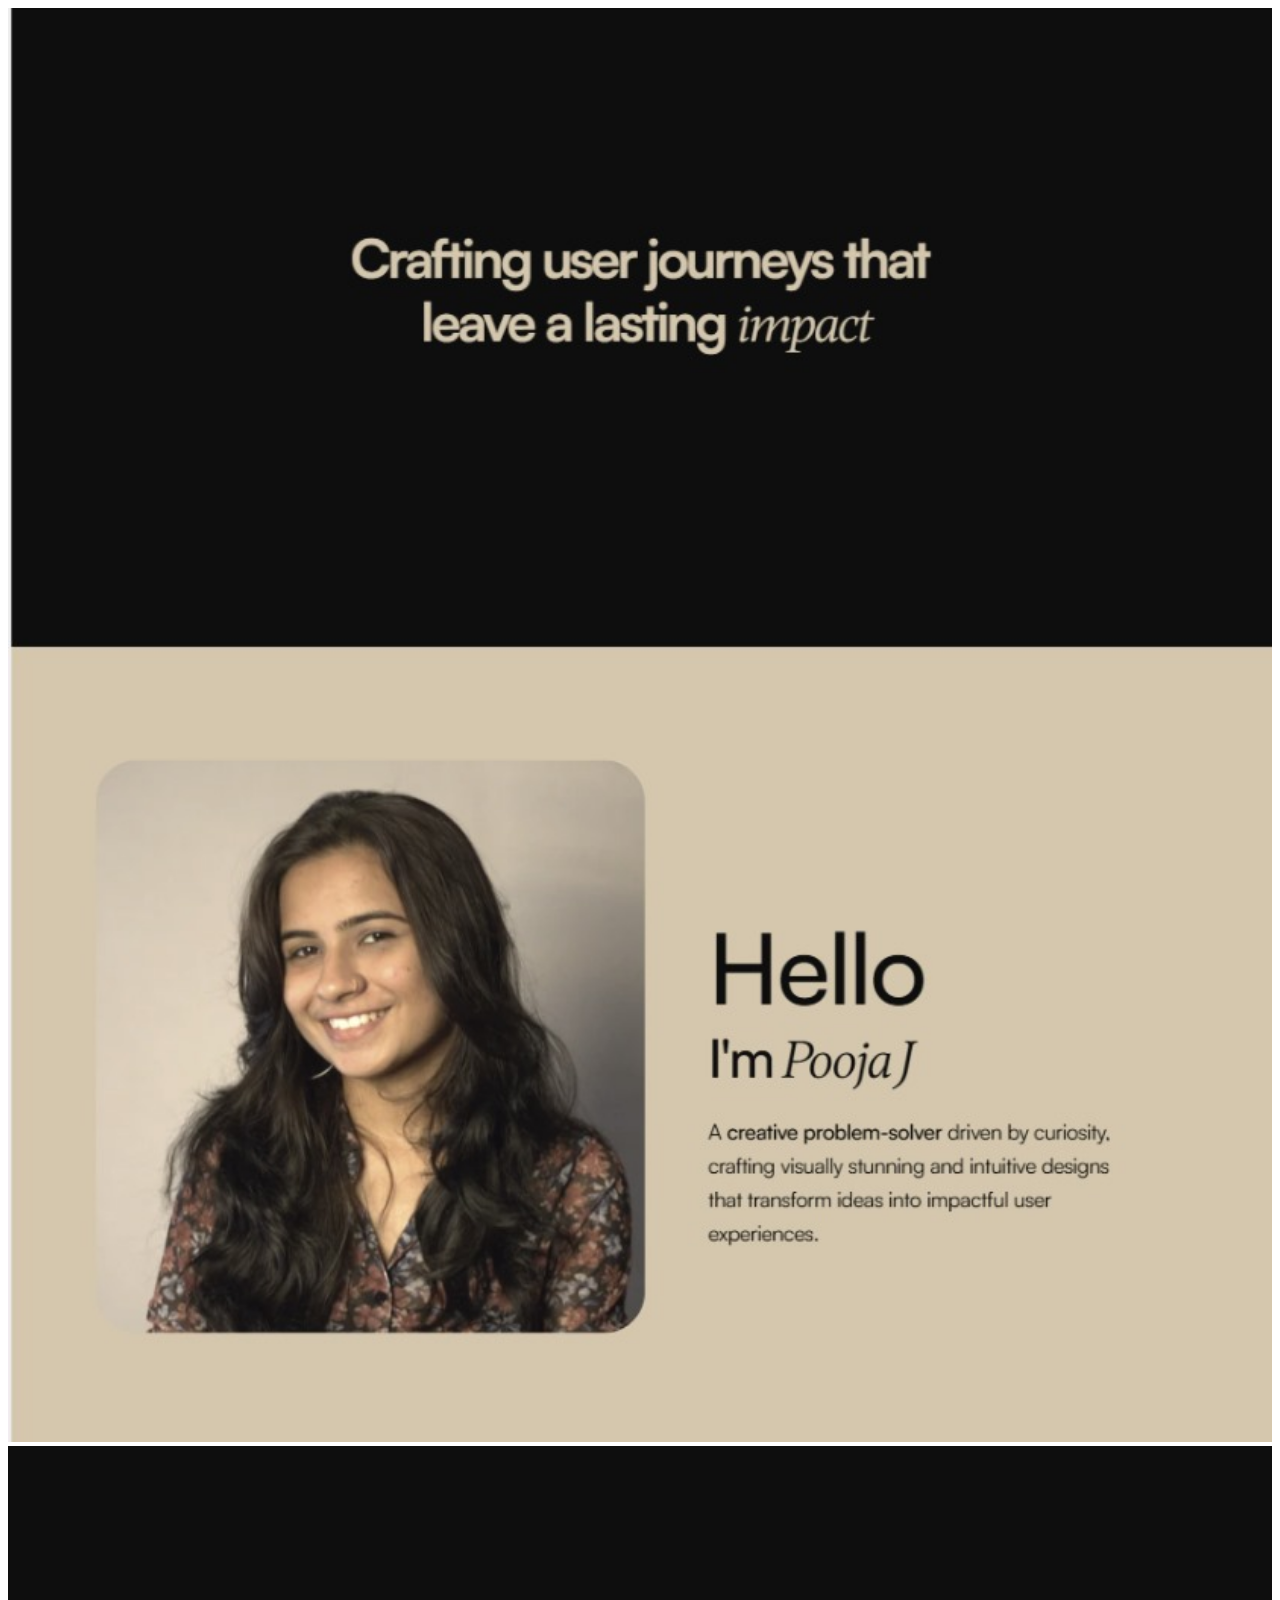
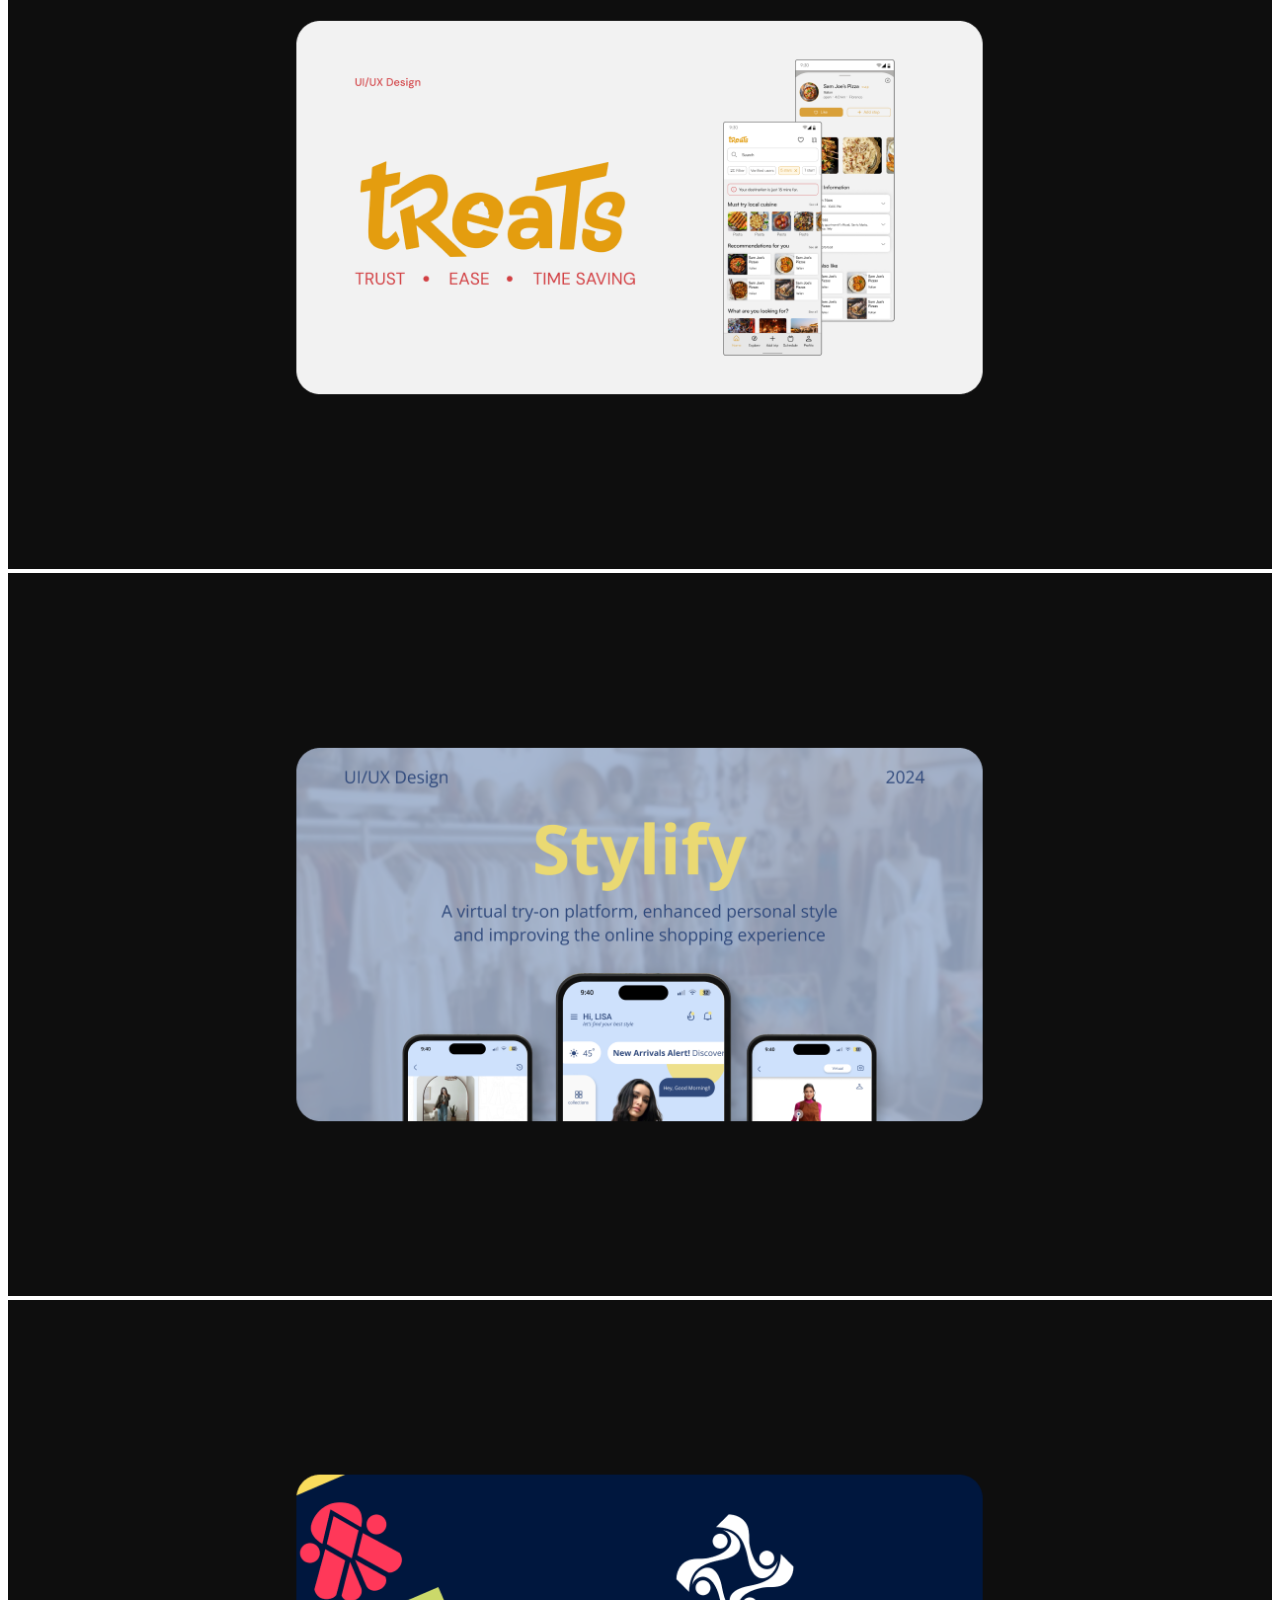
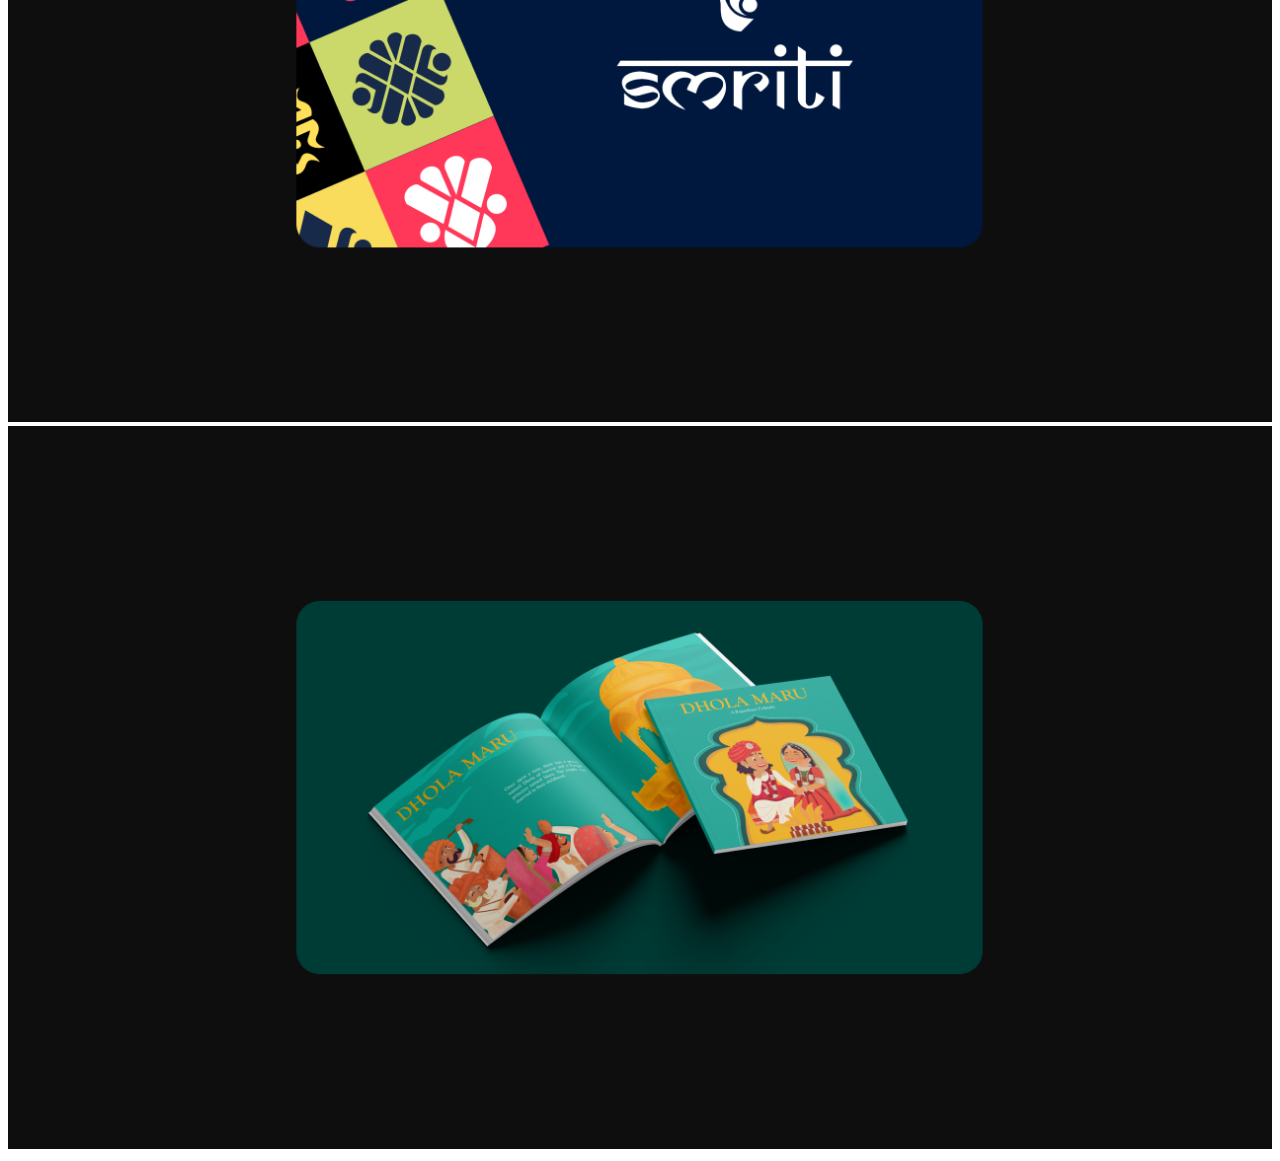
<file: index.html>
<!DOCTYPE html>
<html lang="en">
  <head>
    <meta charset="UTF-8" />
    <meta name="viewport" content="width=device-width, initial-scale=1.0" />
    <title>Pooja's Portfolio</title>
  </head>
  <body>
    <img src="Intro.jpg" alt="" width="100%" />
    <a href="first.html" target="_blank">
      <img src="1.png" alt="" width="100%" />
    </a>
    <a href="second.html" target="_blank">
      <img src="2.png" alt="" width="100%" />
    </a>
    <a href="third.html" target="_blank">
      <img src="3.png" alt="" width="100%" />
    </a>
    <a href="forth.html" target="_blank">
      <img src="4.png" alt="" width="100%" />
    </a>
  </body>
</html>
</file>
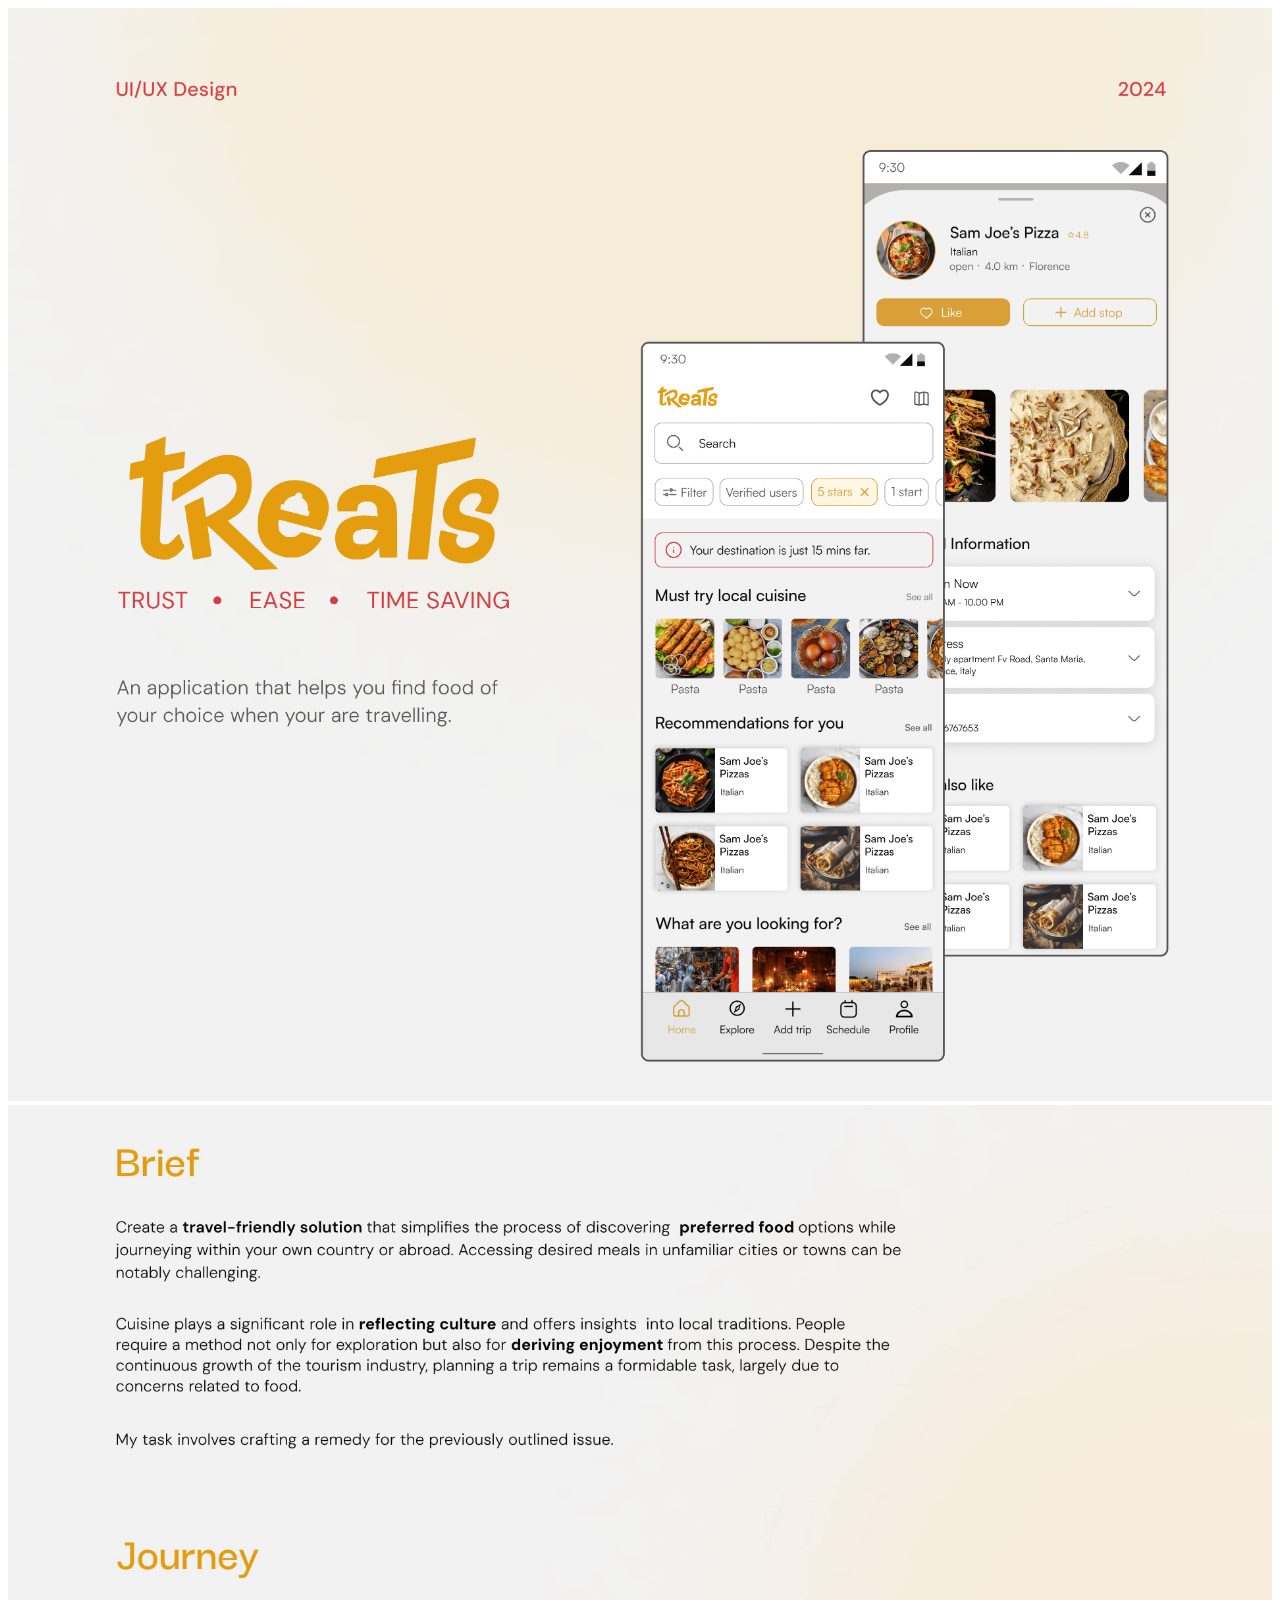
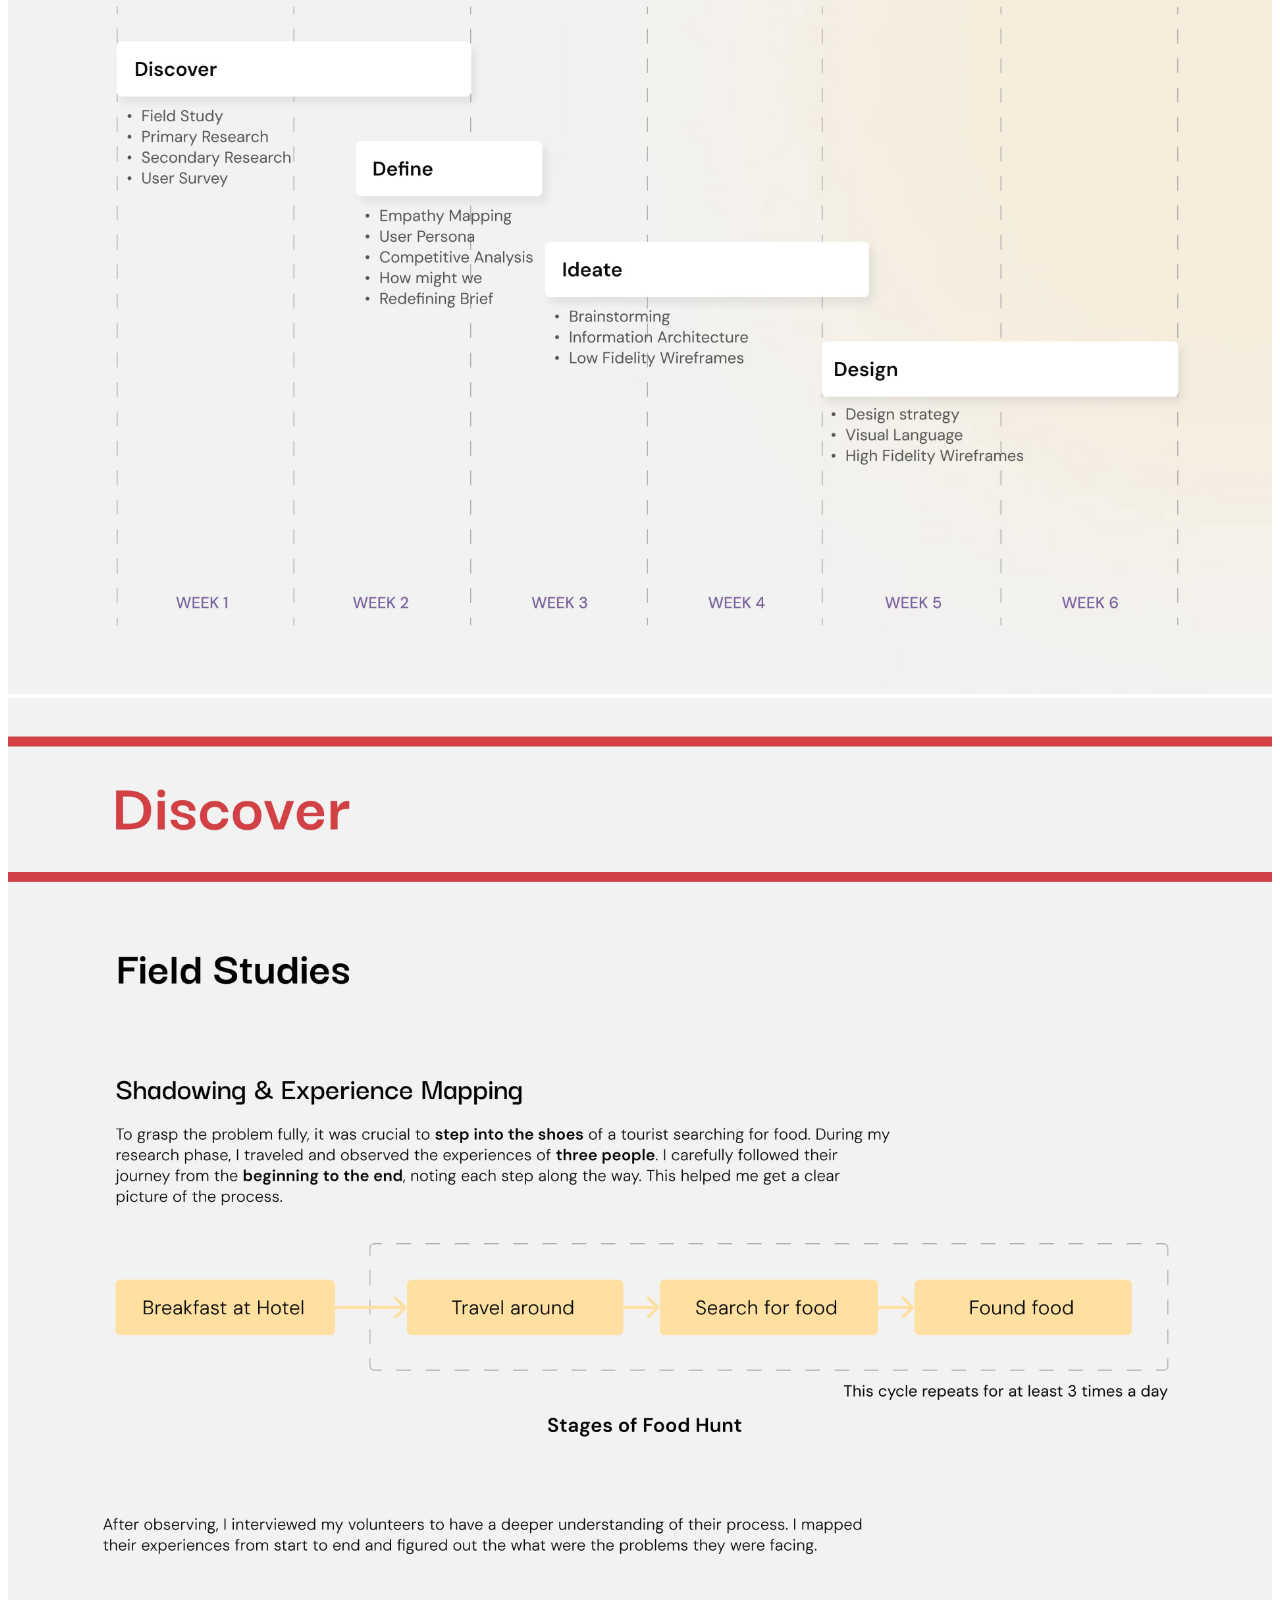
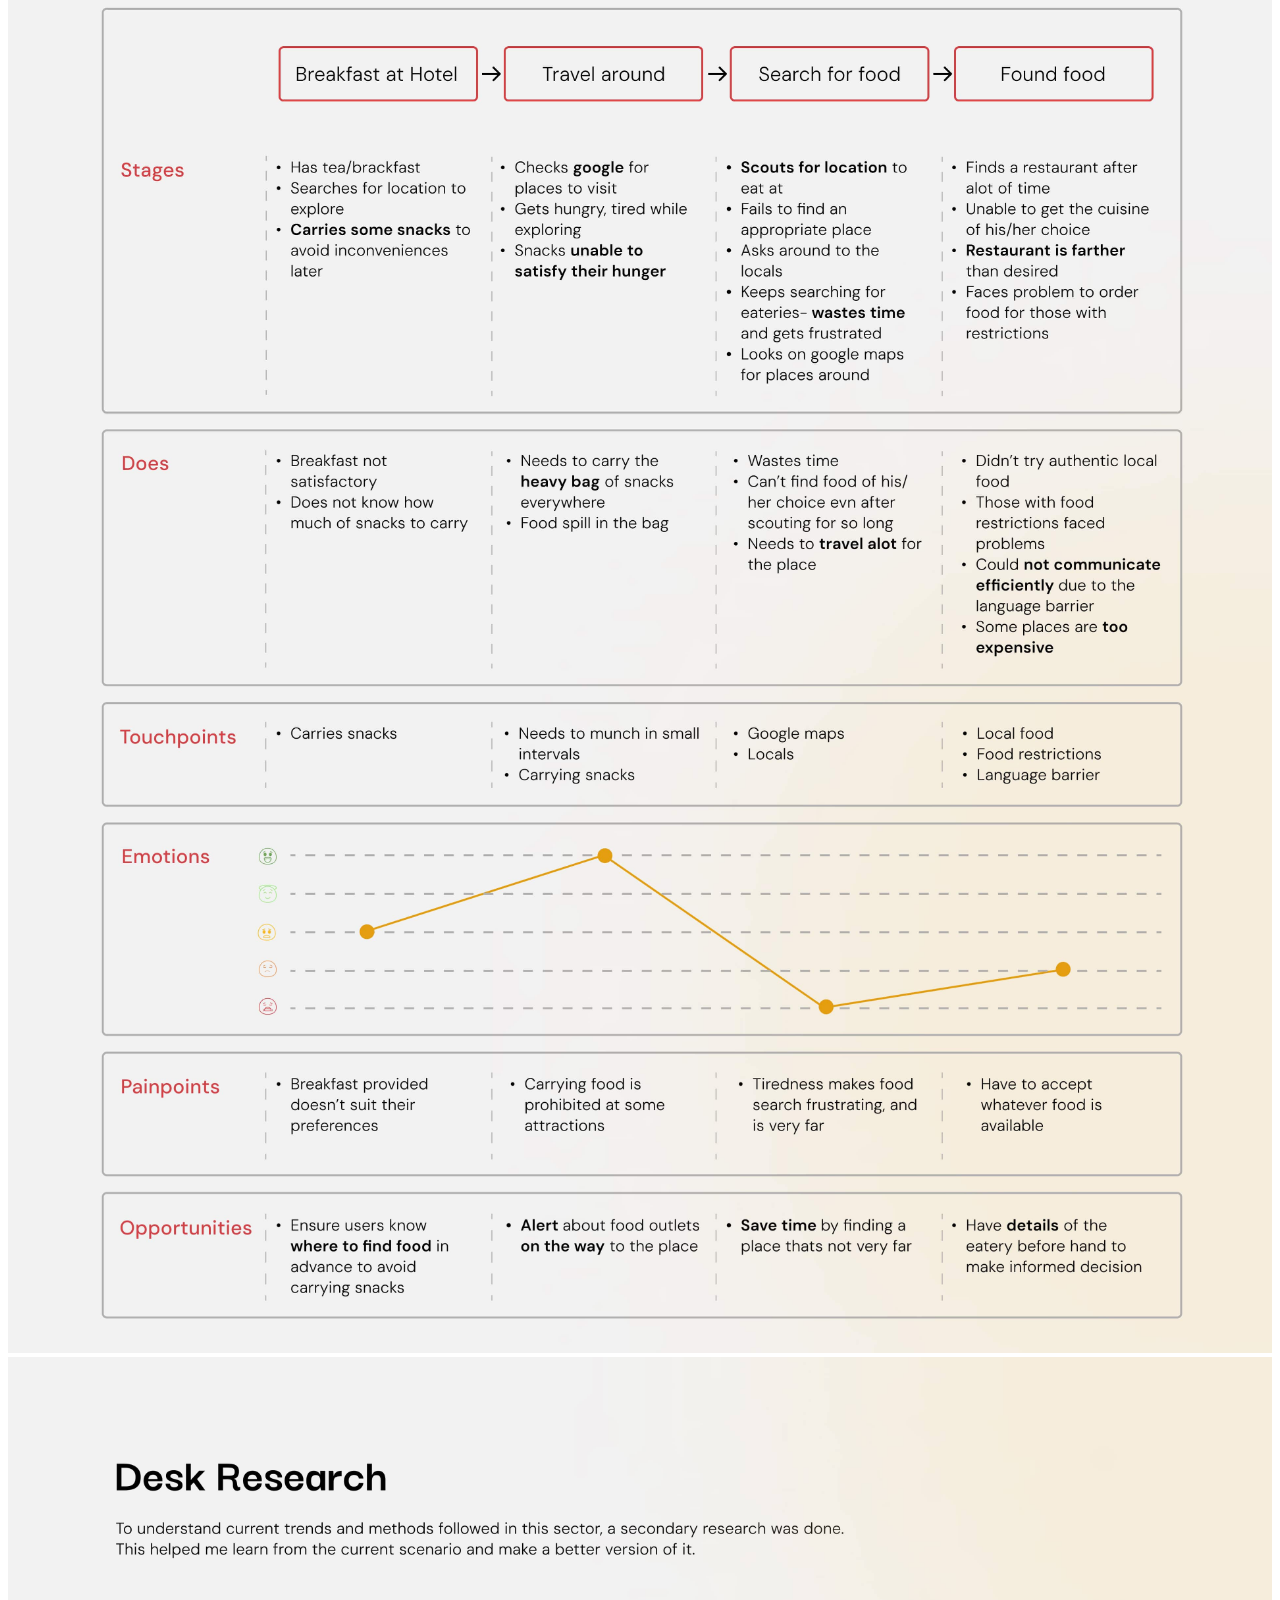
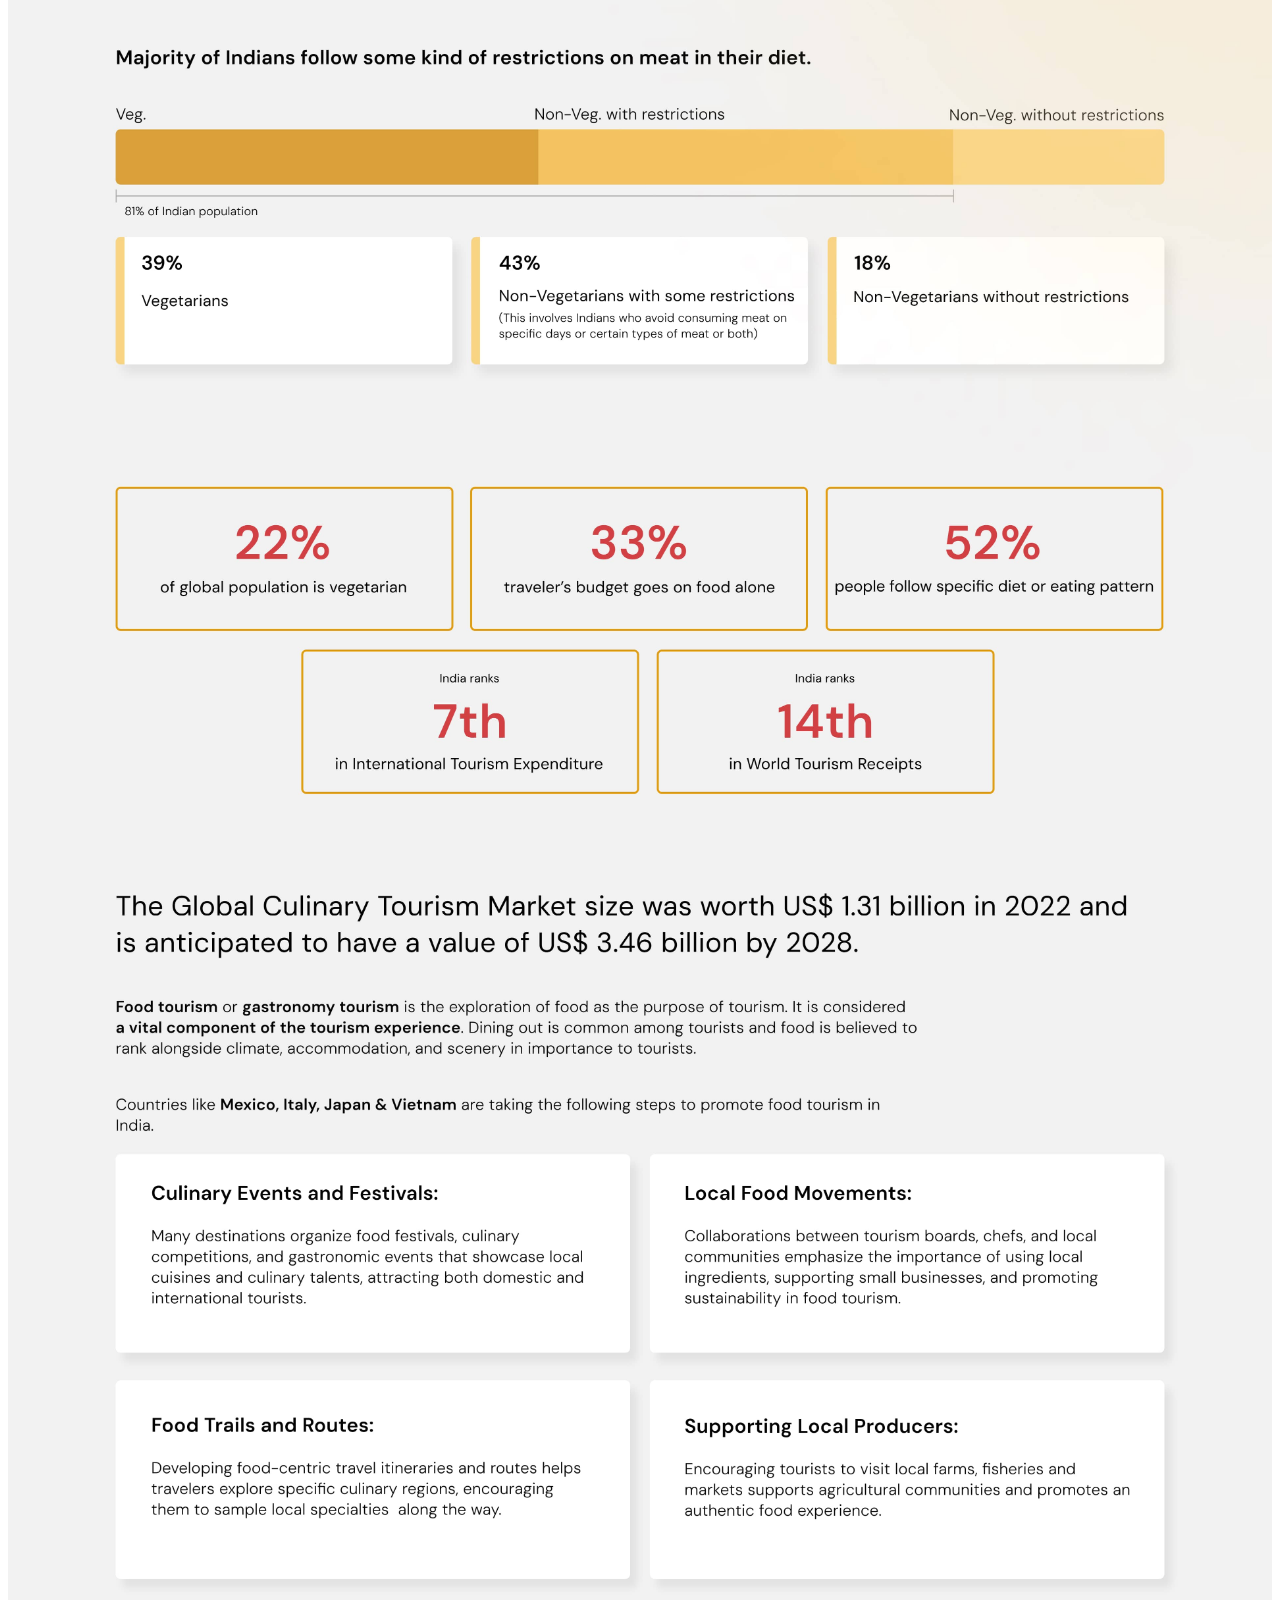
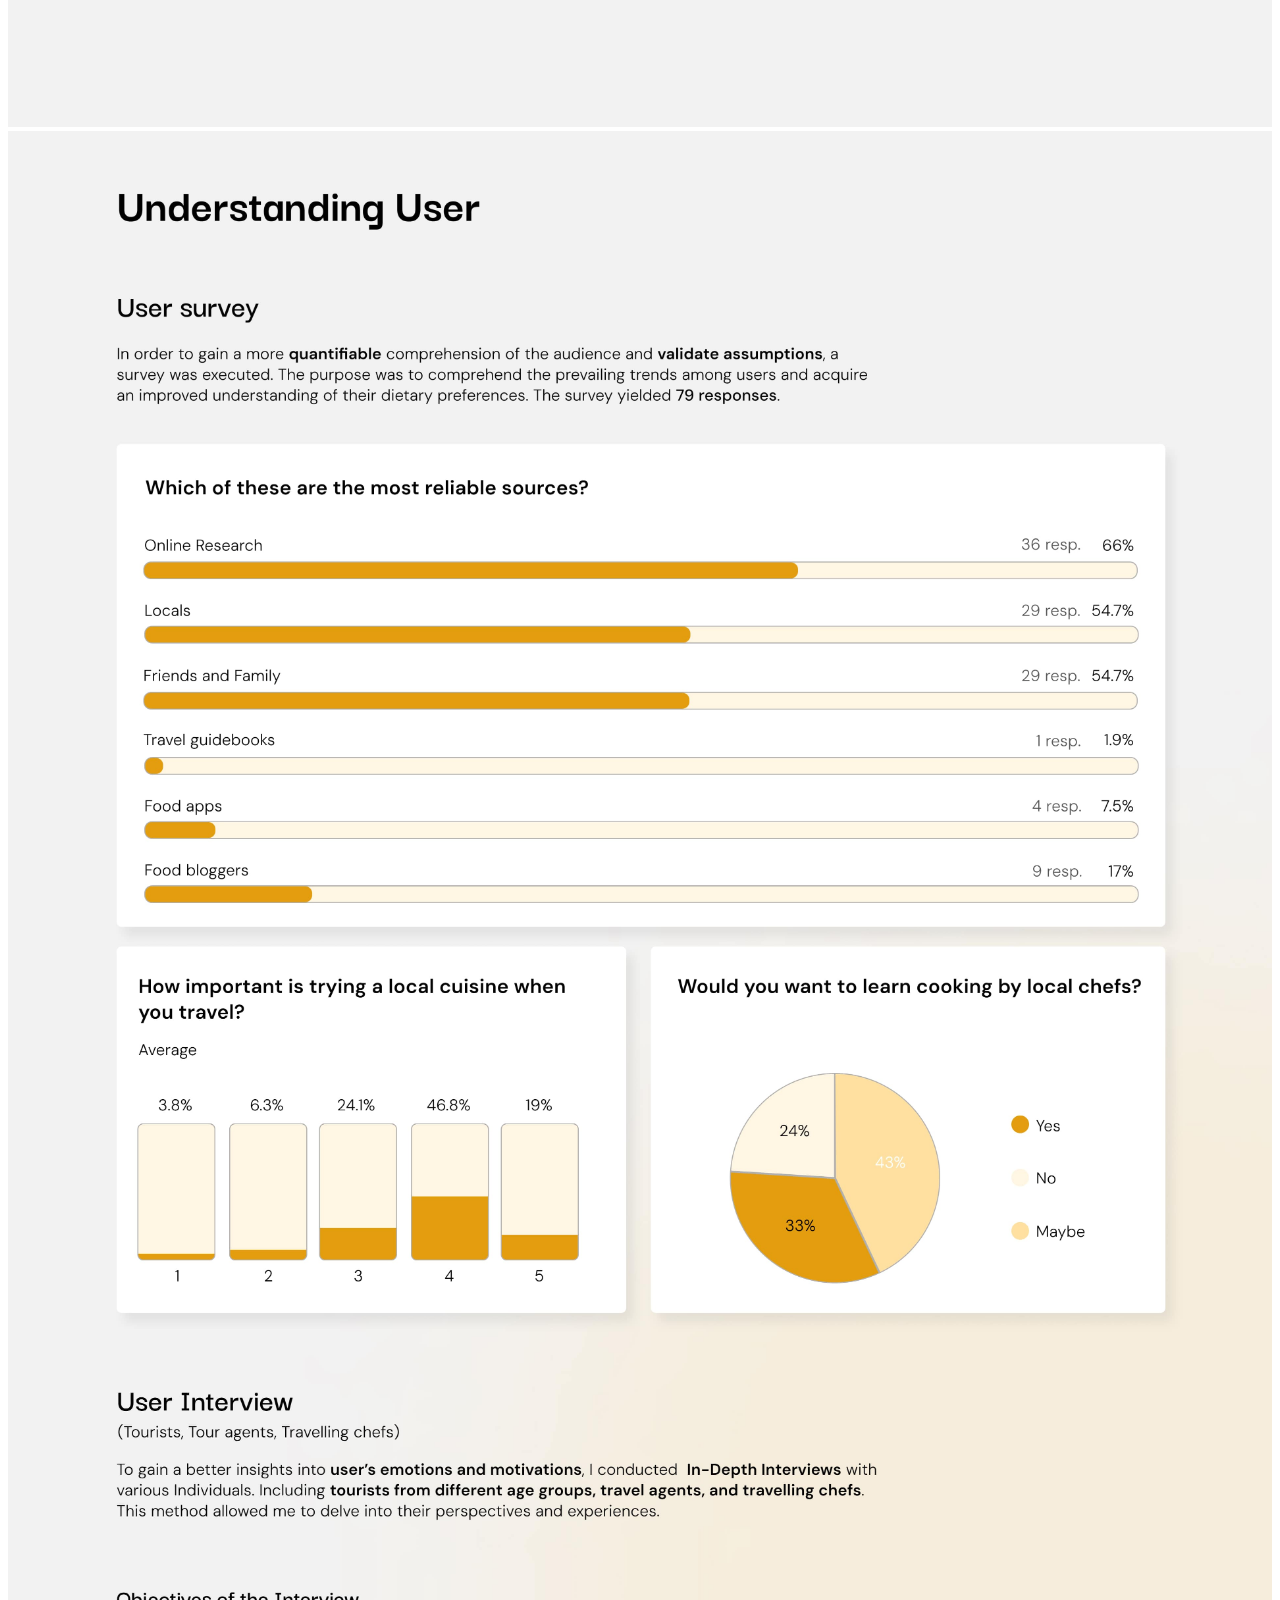
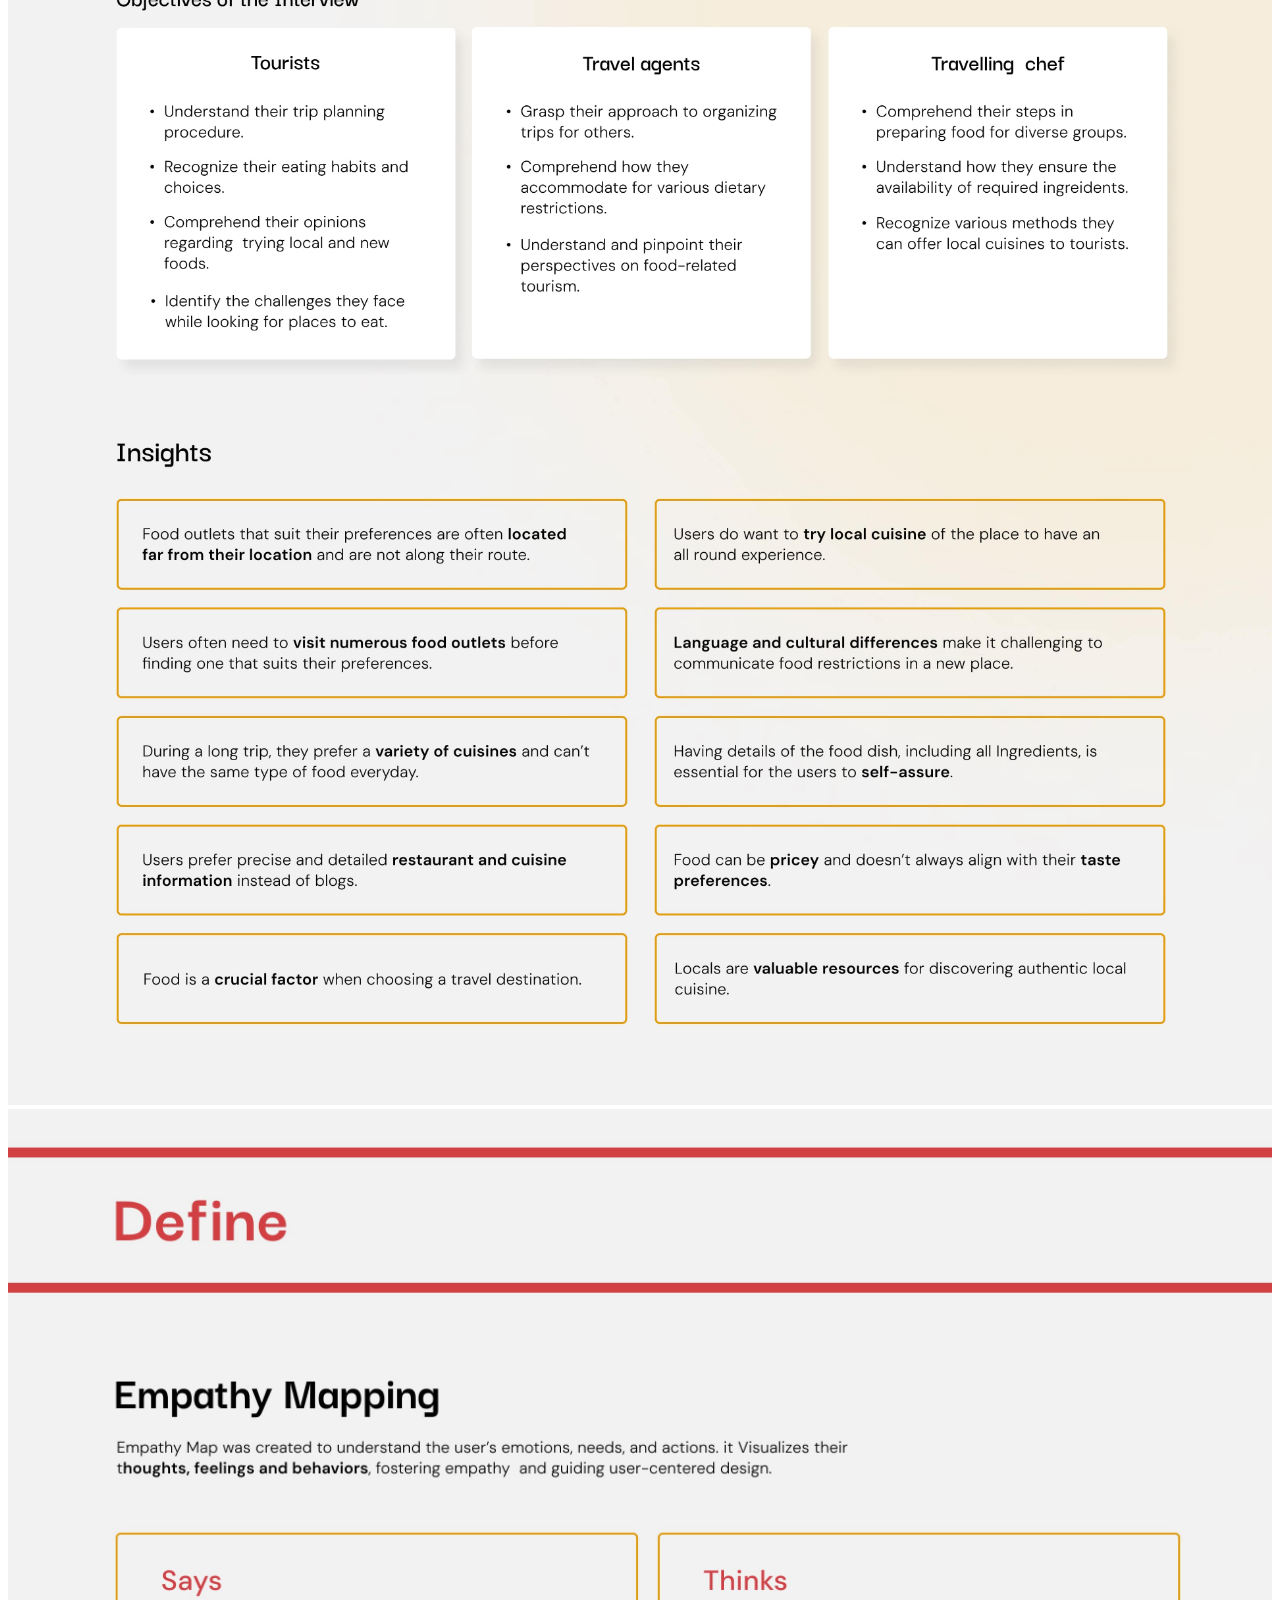
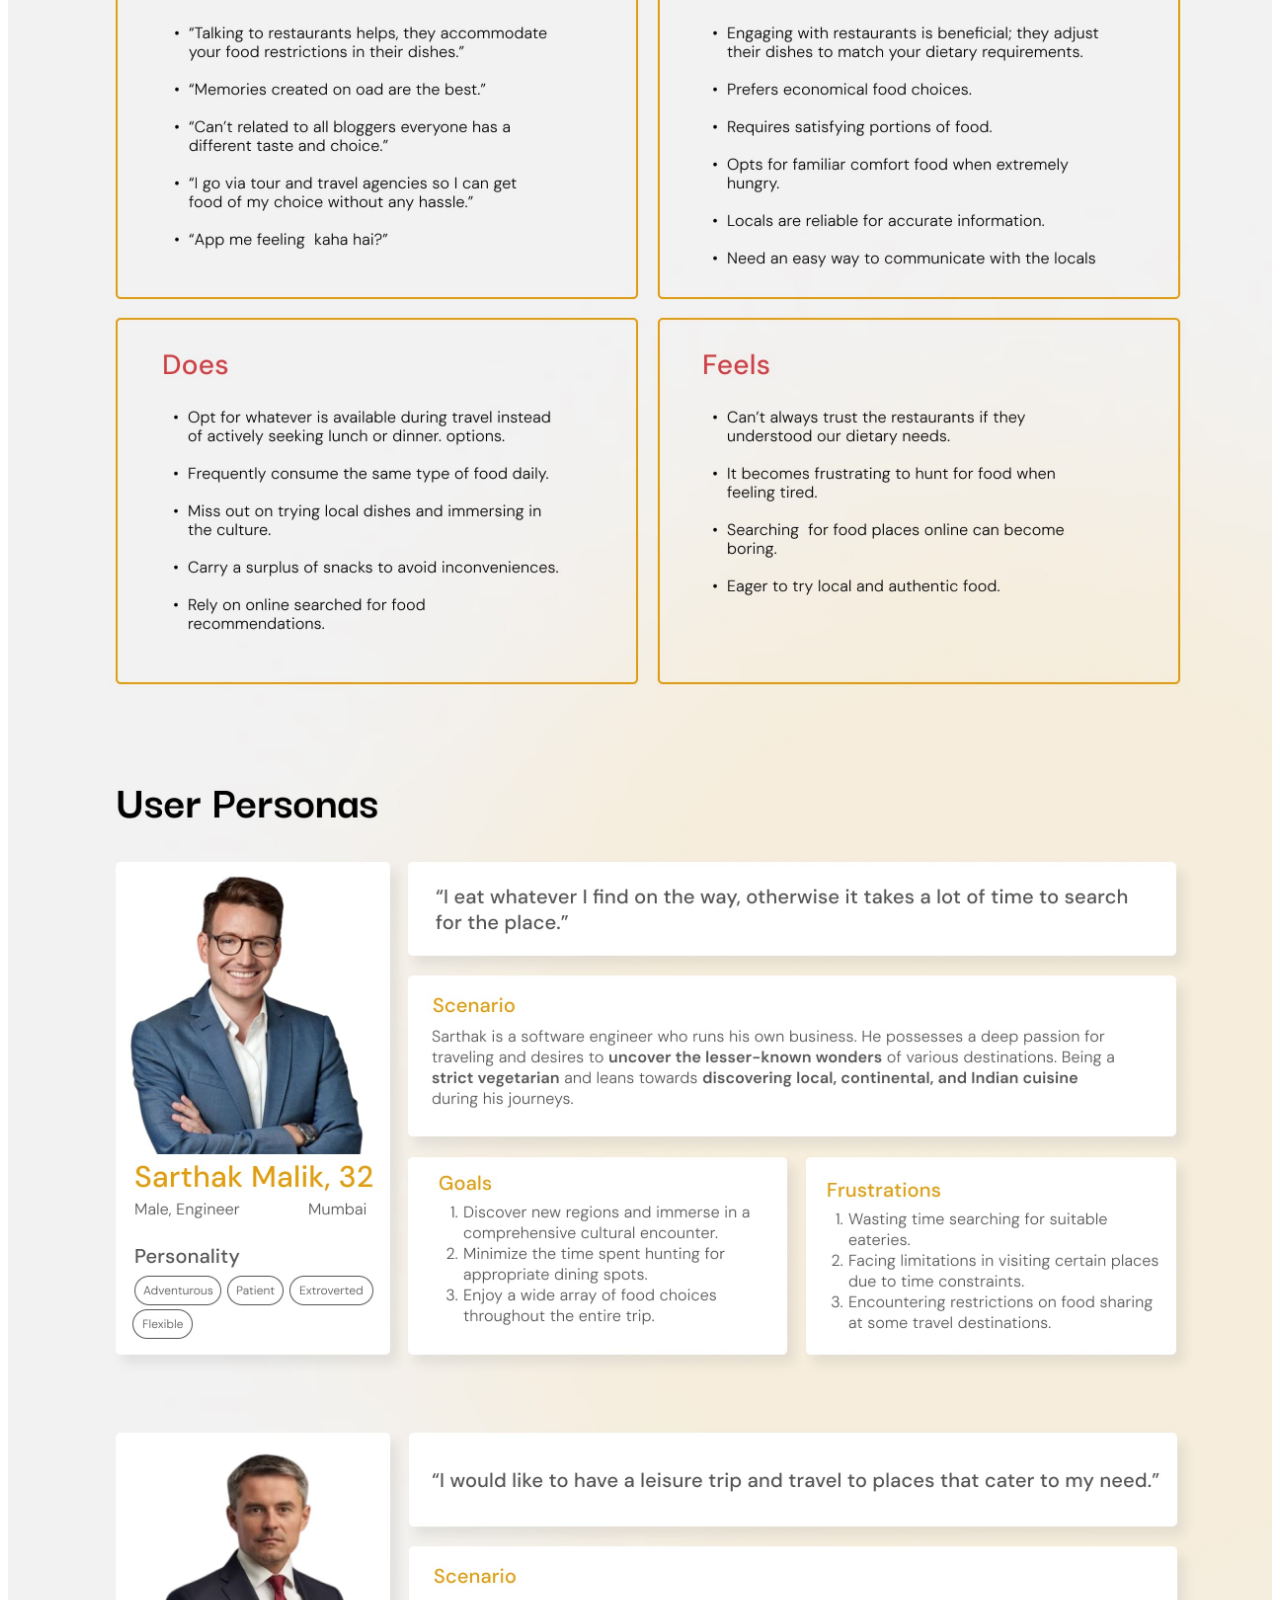
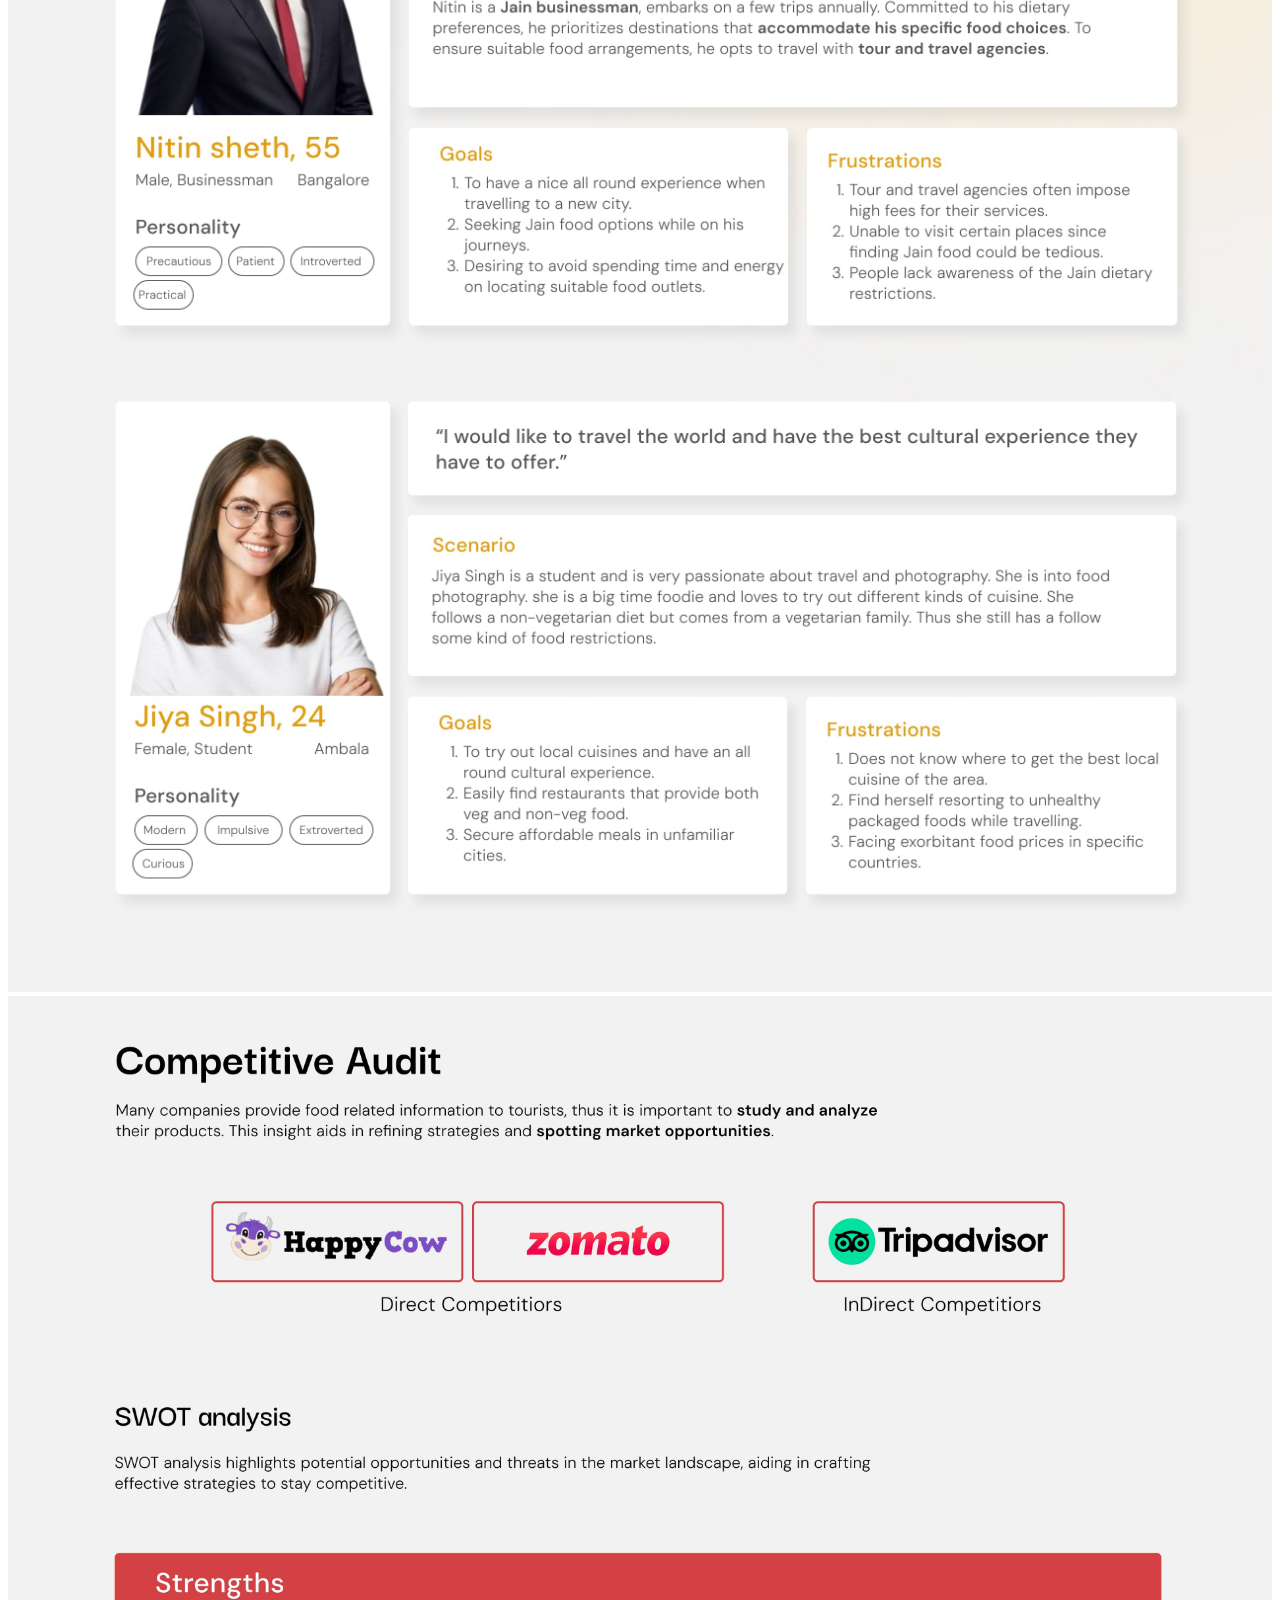
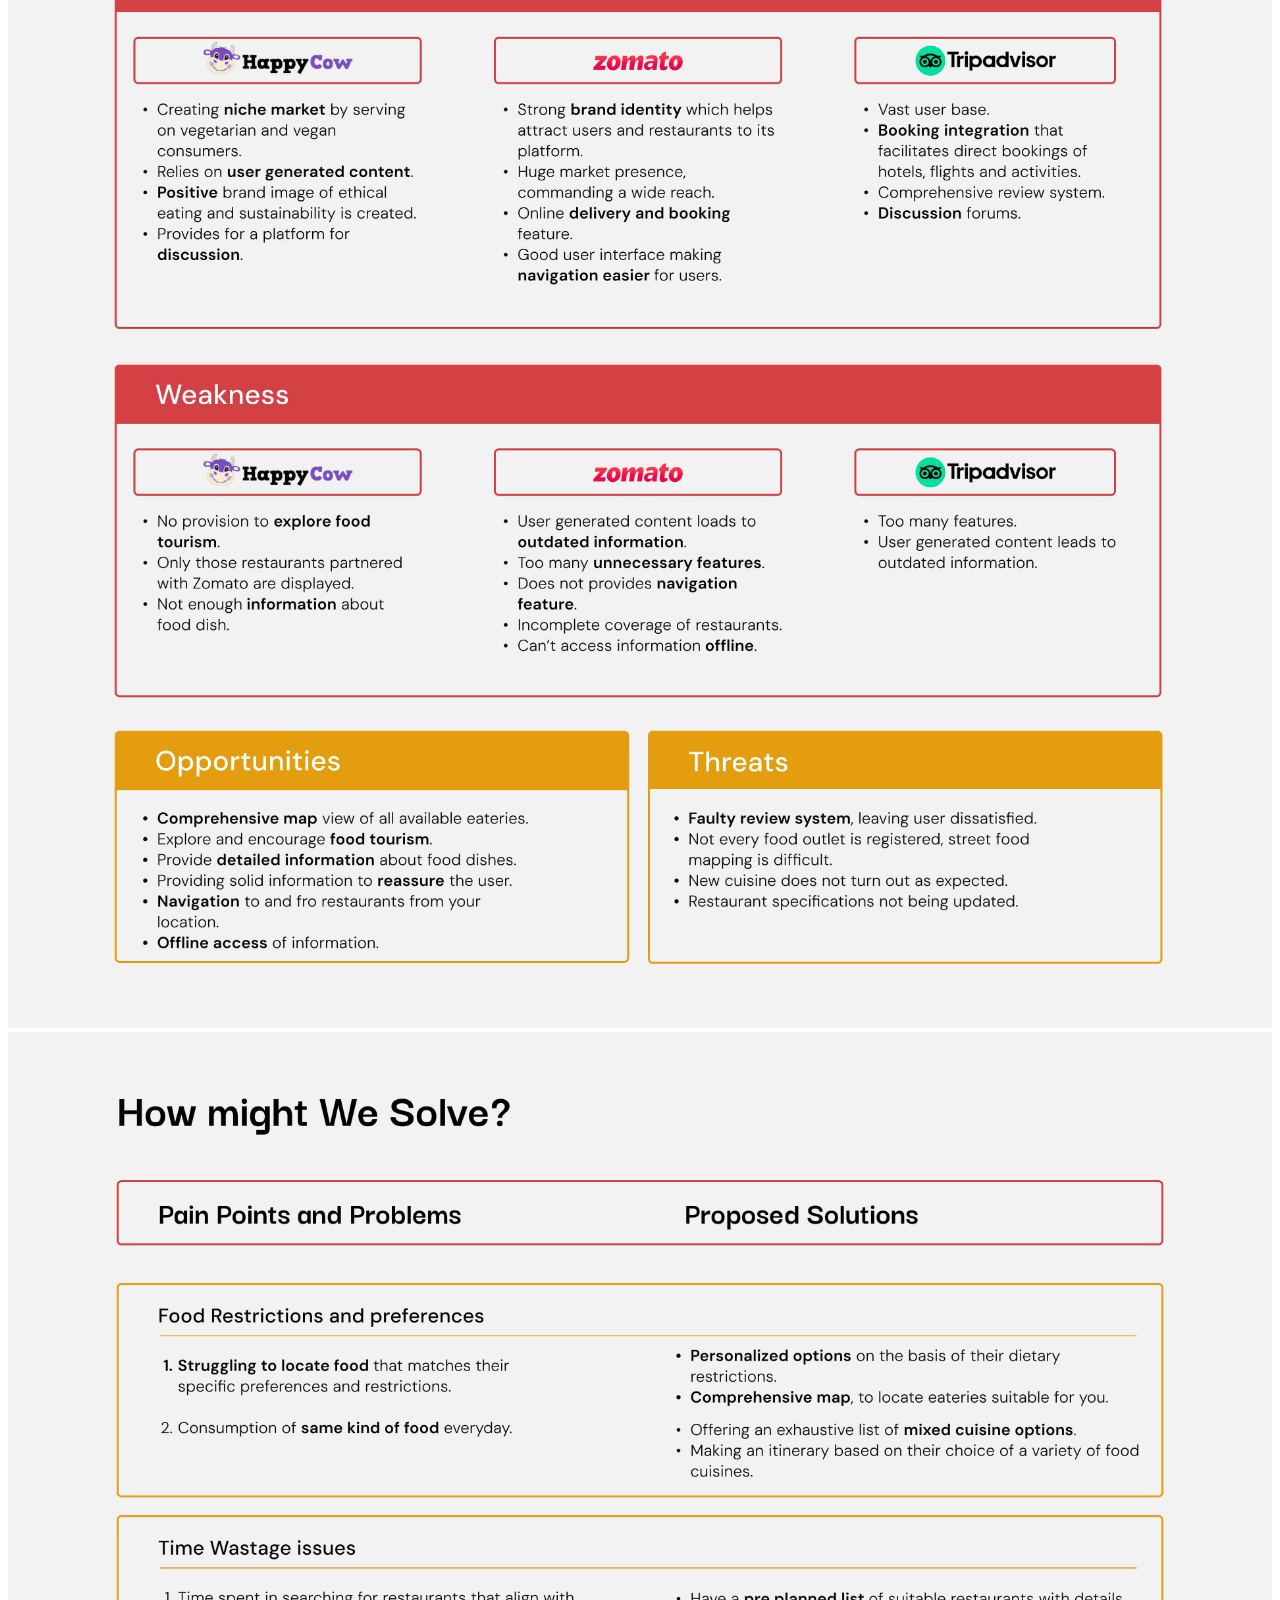
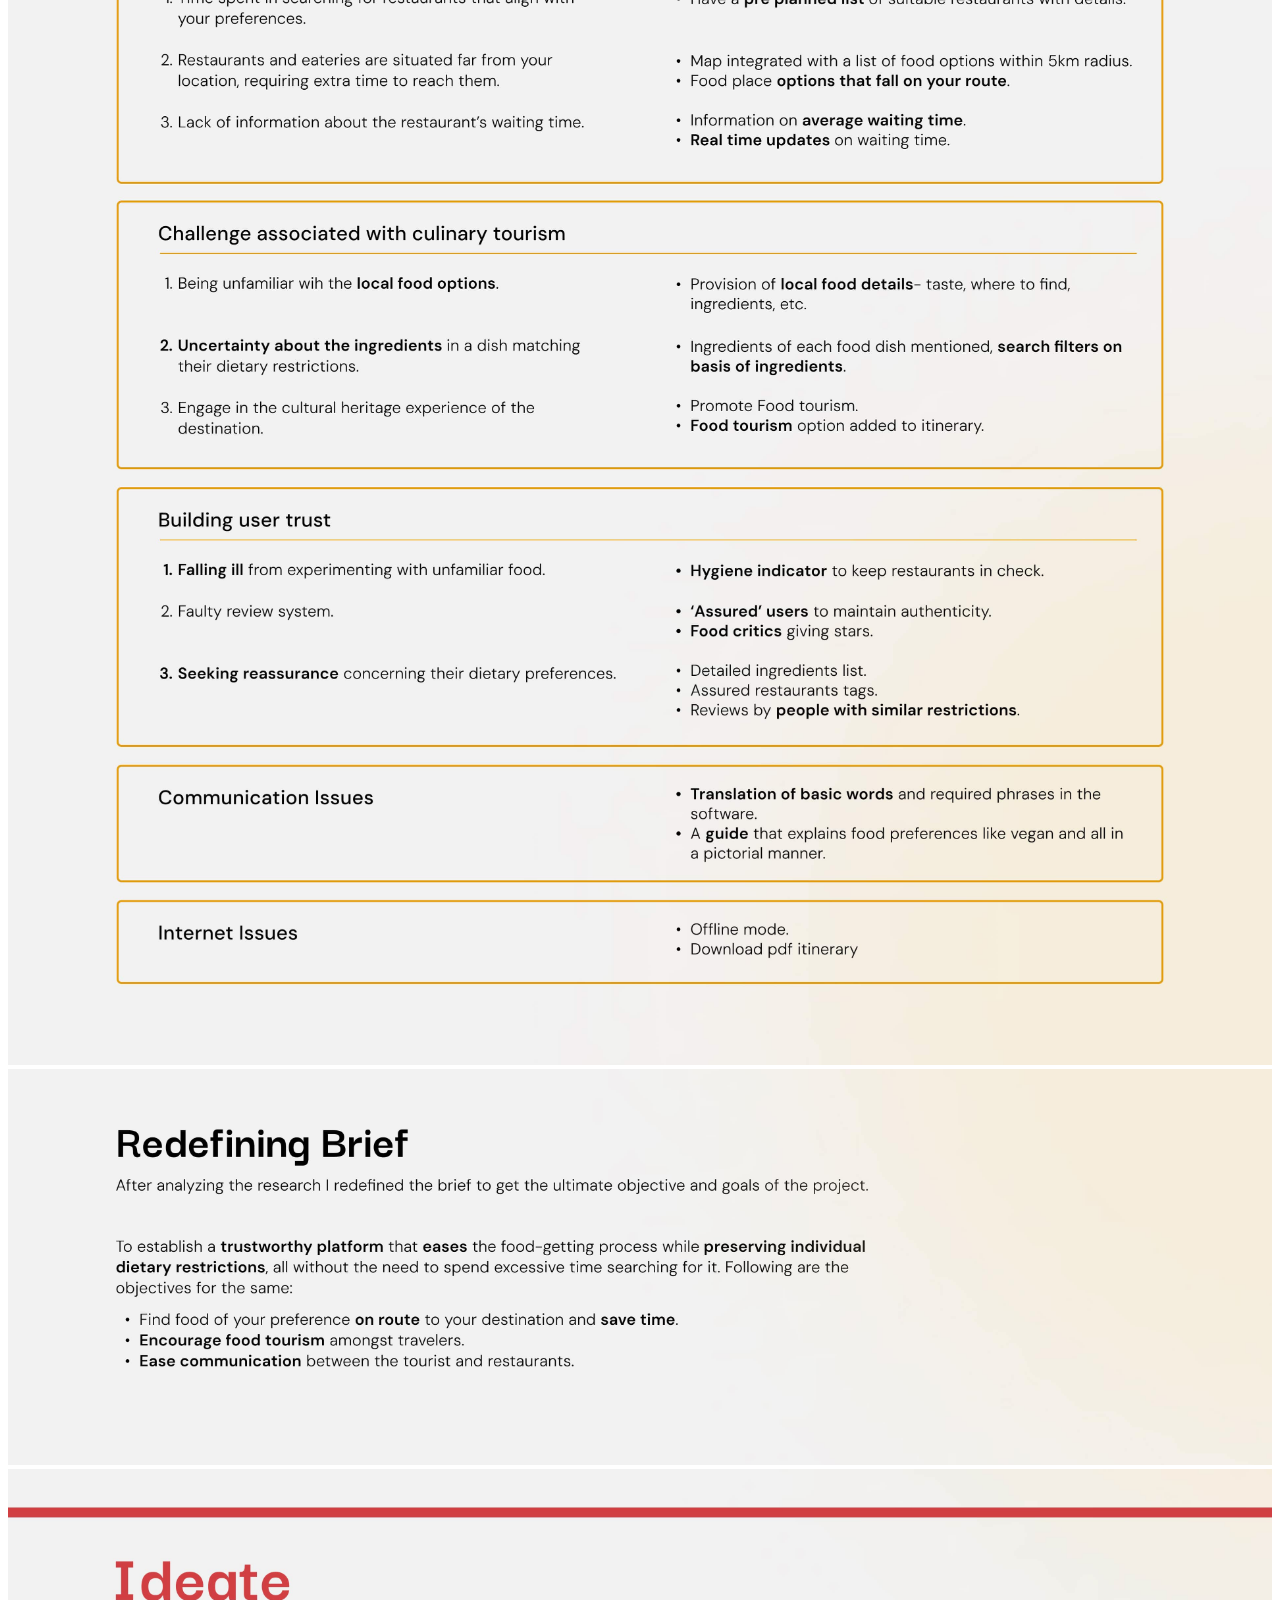
<file: first.html>
<!DOCTYPE html>
<html lang="en">
  <head>
    <meta charset="UTF-8" />
    <meta name="viewport" content="width=device-width, initial-scale=1.0" />
    <link rel="stylesheet" href="style.css" />
    <title>Treats</title>
  </head>
  <body>
    <img src="./11/1.png" alt="" width="100%" />
    <img src="./11/2.jpg" alt="" width="100%" />
    <img src="./11/3.jpg" alt="" width="100%" />
    <img src="./11/4.jpg" alt="" width="100%" />
    <img src="./11/5.jpg" alt="" width="100%" />
    <img src="./11/6.jpg" alt="" width="100%" />
    <img src="./11/7.jpg" alt="" width="100%" />
    <img src="./11/8.jpg" alt="" width="100%" />
    <img src="./11/9.jpg" alt="" width="100%" />
    <img src="./11/10.jpg" alt="" width="100%" />
    <img src="./11/11.jpg" alt="" width="100%" />
    <img src="./11/12.jpg" alt="" width="100%" />
    <img src="./11/13.jpg" alt="" width="100%" />
    <img src="./11/14.jpg" alt="" width="100%" />
    <img src="./11/15.jpg" alt="" width="100%" />
    <img src="./11/16.jpg" alt="" width="100%" />
    <img src="./11/17.jpg" alt="" width="100%" />
    <img src="./11/18.jpg" alt="" width="100%" />
    <img src="./11/19.jpg" alt="" width="100%" />
    <img src="./11/20.jpg" alt="" width="100%" />
  </body>
</html>
</file>
<file: style.css>
.html {
  margin: 0;
  padding: 0;
}
</file>
